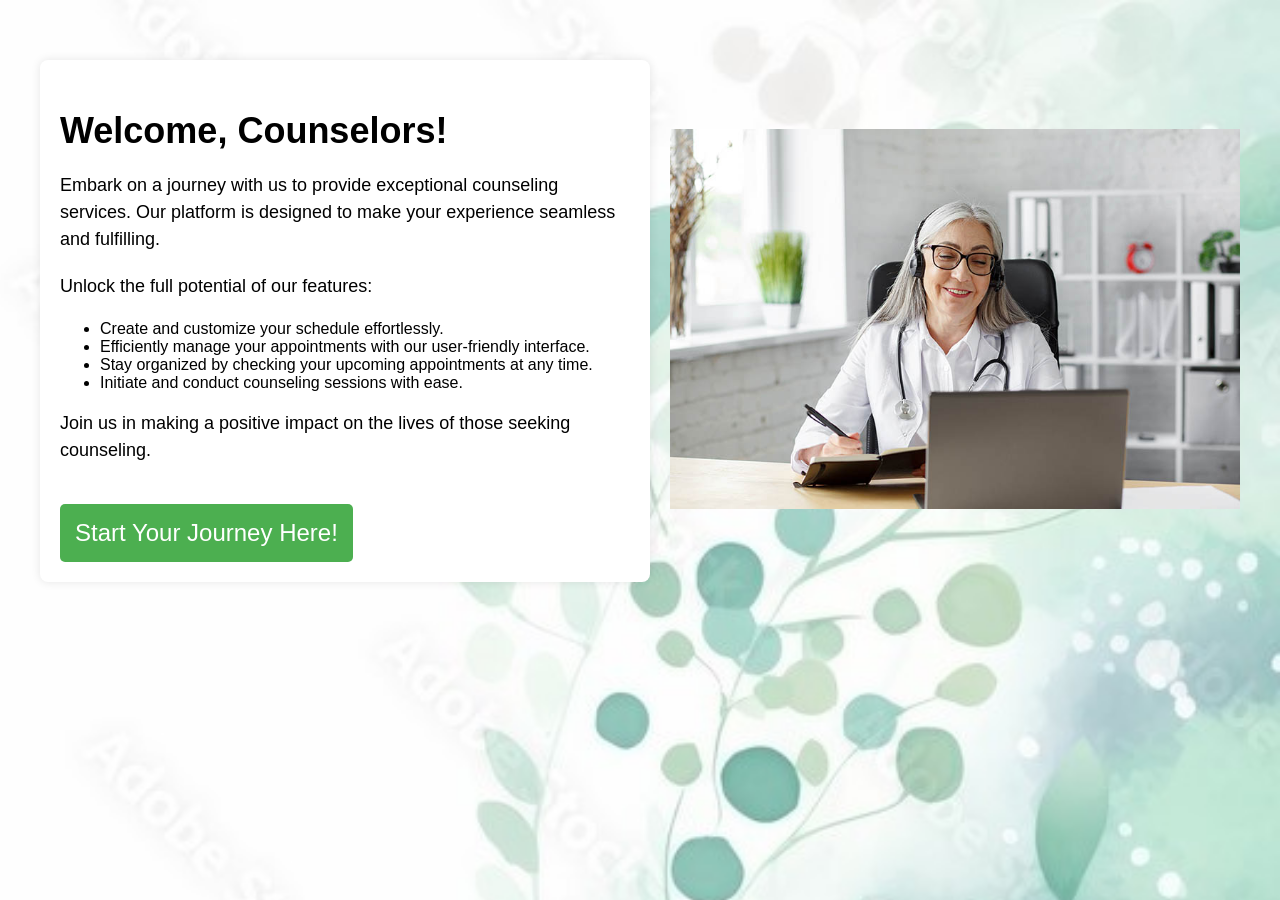
<file: Counselor.html>
<!DOCTYPE html>
<html lang="en">

<head>
    <meta name="viewport" content="width=device-width, initial-scale=1">
    <link rel="stylesheet" href="counselor_css.css">
</head>

<body>
    
    <div id="myNav" class="overlay">
        <a href="javascript:void(0)" class="closebtn" onclick="closeNav()">&times;</a>
        <div class="overlay-content">
            <a href="create_appointment_form.html">Create Your Schedule</a>
            <a href="counselor_appointments.php">Manage Your Schedule</a>
            <a href="checkMyAppoin.php">Check Your Appointments</a>
            <a href="ChatApp/index.php">Start Counseling Sessions</a>
        </div>
    </div>

    <div class="container">
        <div class="content">
            <h2>Welcome, Counselors!</h2>
            <p>Embark on a journey with us to provide exceptional counseling services. Our platform is designed to make
                your experience seamless and fulfilling.</p>
            <p>Unlock the full potential of our features:</p>
            <ul>
                <li>Create and customize your schedule effortlessly.</li>
                <li>Efficiently manage your appointments with our user-friendly interface.</li>
                <li>Stay organized by checking your upcoming appointments at any time.</li>
                <li>Initiate and conduct counseling sessions with ease.</li>
            </ul>
            <p>Join us in making a positive impact on the lives of those seeking counseling.</p>

            <div class="start-journey-container" onclick="openNav()">Start Your Journey Here!</div>
        </div>

        <div class="side-image">
            <img src="connect_care.jpg" alt="Side Image" style="max-width: 100%;">
        </div>
    </div>

    <script src="counselorScript.js"></script>
</body>

</html>
</file>
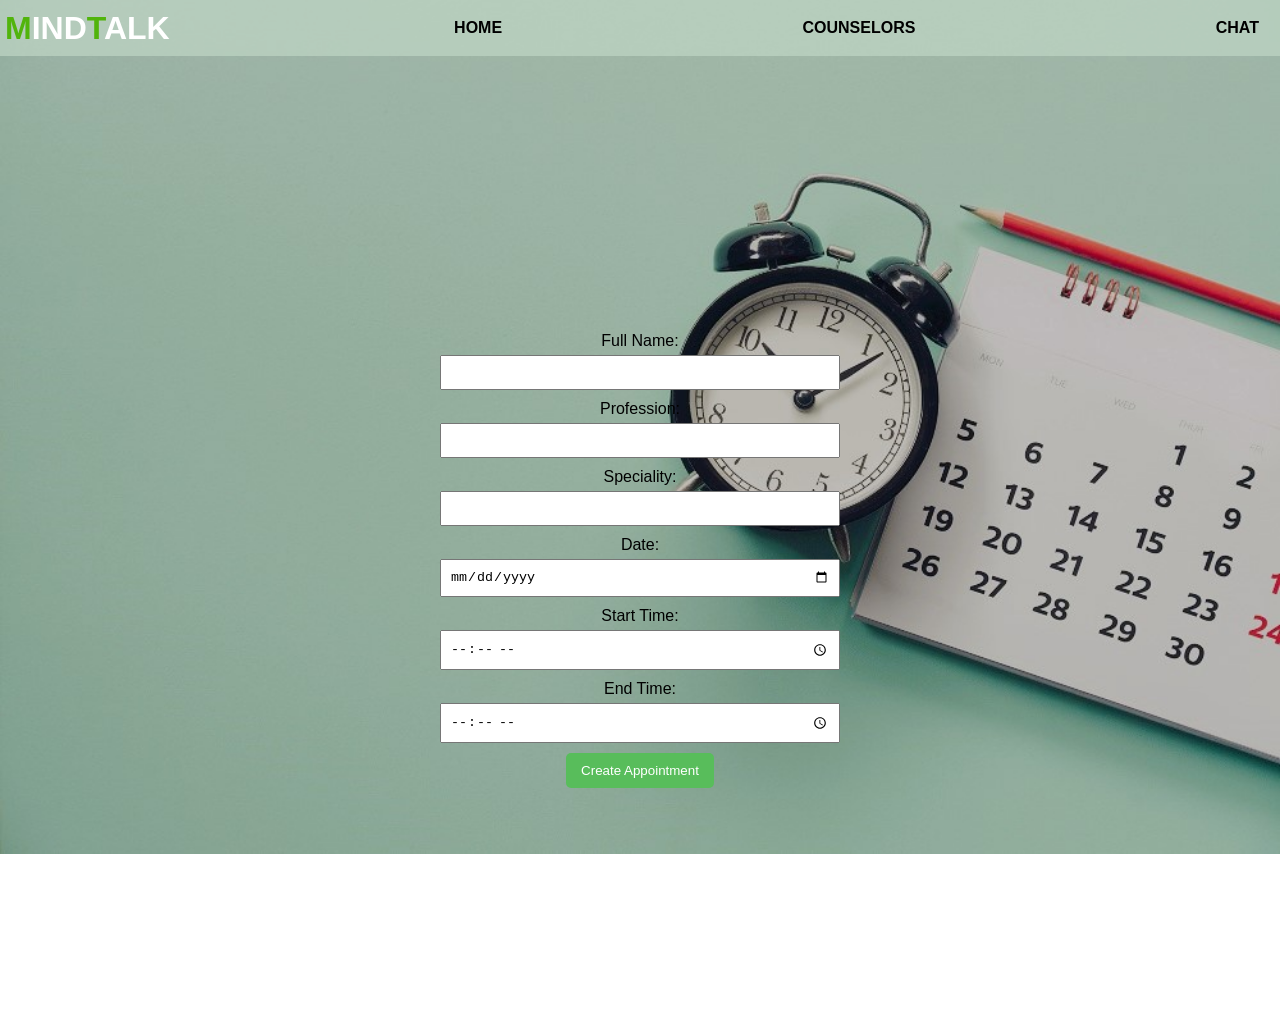
<file: create_appointment_form.html>
<!-- create_appointment_form.php -->

<!DOCTYPE html>
<html lang="en">

<head>
    <meta charset="UTF-8">
    <meta name="viewport" content="width=device-width, initial-scale=1">

    <title>Create Appointment</title>
    <link rel="stylesheet" href="style.css">
    <link rel="stylesheet" href="tabStyle.css">

    <style>
        html { 
            background-image: url("schedul_bg.jpg");
            background-repeat: no-repeat;
            background-size: 100%;


        }
        body{    
            margin: 0; /* Remove default body margin */
            padding-top: 60px; /* Adjusted padding to account for fixed navbar height */
        }
        /* Centering the form */
form {
    display: flex;
    flex-direction: column;
    align-items: center;
    justify-content: center;
    height: 100vh;
    margin-top: 50px; 
}

/* Add any additional styles for your form elements */
form input {
    margin-bottom: 10px;
}

    </style>
</head>

<body>
    <!--  navigation bar -->
    <div class="navbar">
        <div class="brand">
            <h1><span>M</span>ind<span>T</span>alk</h1>
        </div>
        <a href="index.html">HOME</a>
        <a href="Counselor.html">COUNSELORS</a>
        <a href="ChatApp/index.php">CHAT</a>
        
    </div>
    <form action="create_appointment.php" method="post">
        <label for="full_name">Full Name:</label>
        <input type="text" name="full_name" required>

        <label for="profession">Profession:</label>
        <input type="text" name="profession" required>

        <label for="speciality">Speciality:</label>
        <input type="text" name="speciality" required>

        <label for="date">Date:</label>
        <input type="date" name="date" required>

        <label for="time_start">Start Time:</label>
        <input type="time" name="time_start" required>

        <label for="time_end">End Time:</label>
        <input type="time" name="time_end" required>

        <button type="submit">Create Appointment</button>
    </form>
</body>

</html>
</file>
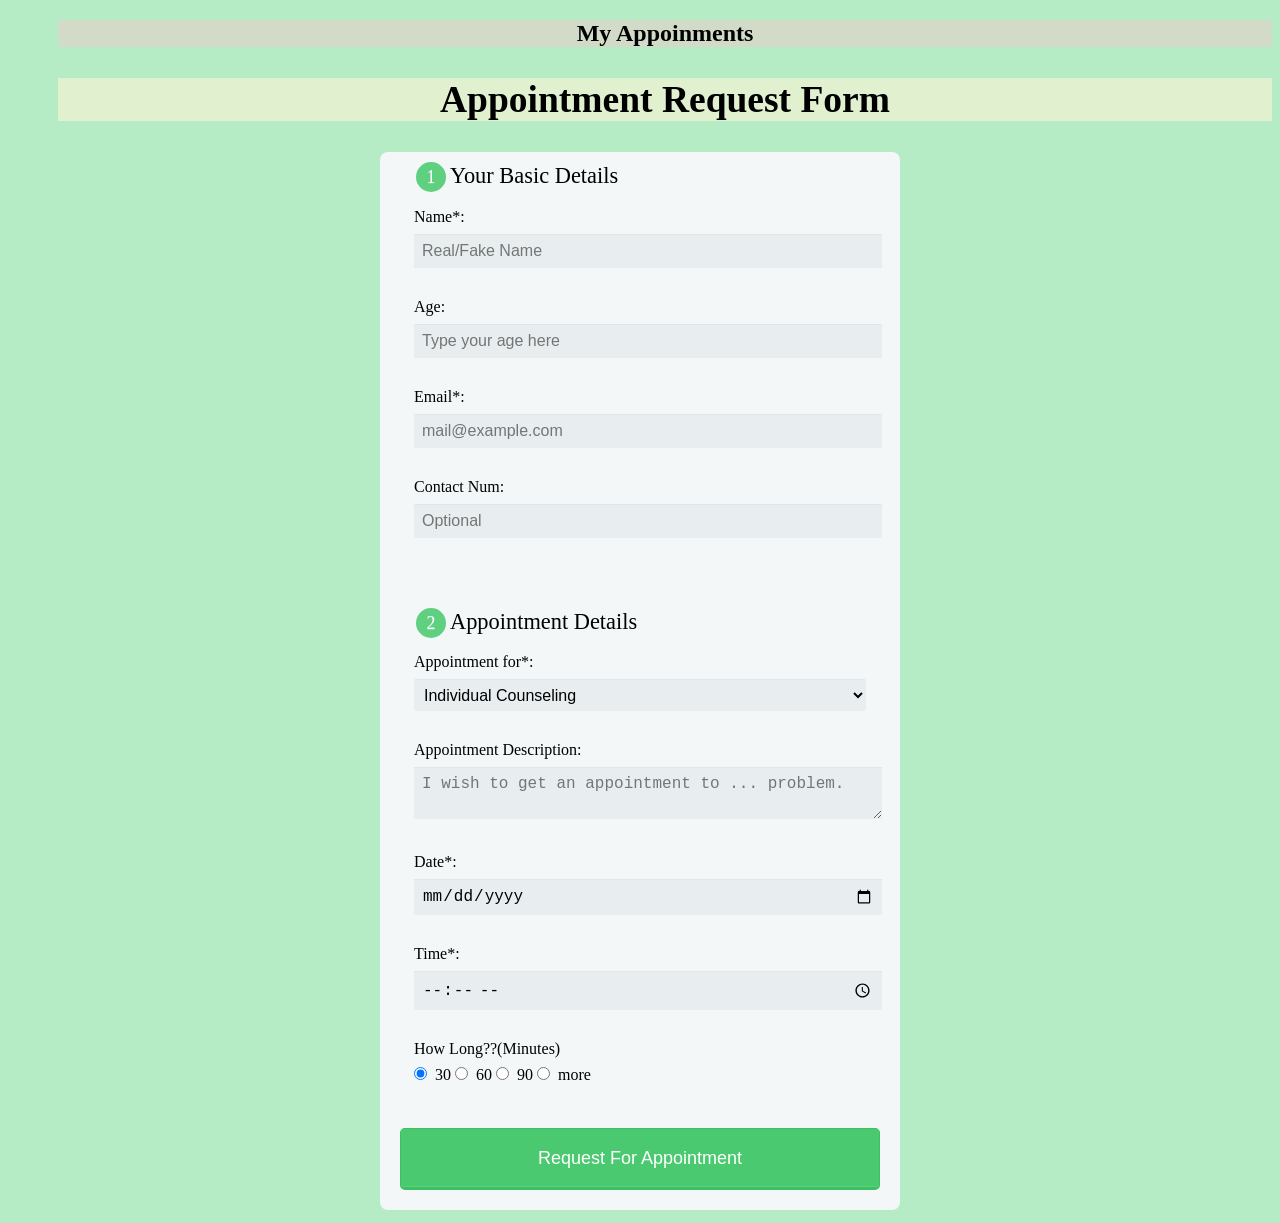
<file: patientAppointments.html>
<!DOCTYPE html>
<html>
<head>
  <title>My Appoinments</title>
<link rel="stylesheet" type="text/css" href="appointment.css" />

</head>
<body>

<h2 style="text-align:center; background-color: rgb(209, 219, 199);">My Appoinments</h2>


<!-- My Appoinment form -->
<div id="container">
    <!--This is a division tag for body container-->
    <div id="body_header">
      <!--This is a division tag for body header-->
      <h2 style="text-align:center; background-color: rgb(225, 241, 208);">Appointment Request Form</h2>

    </div>
    <form action="process_form.php" method="post">
      <fieldset>
        <legend><span class="number">1</span>Your Basic Details</legend>
        <label for="name">Name*:</label>
        <input type="text" id="name" name="user_name" placeholder="Real/Fake Name" required pattern="[a-zA-Z0-9]+">

        <label for="age">Age:</label>
        <input type="number" id="age" name="age" placeholder="Type your age here" pattern="[a-zA-Z0-9]+">

        <label for="mail">Email*:</label>
        <input type="email" id="mail" name="user_email" placeholder="mail@example.com" required>

        <label for="tel">Contact Num:</label>
        <input type="tel" id="tel" placeholder="Optional" name="user_num">

      </fieldset>

      <fieldset>
        <legend><span class="number">2</span>Appointment Details</legend>
        <label for="appointment_for">Appointment for*:</label>
        <select id="appointment_for" name="appointment_for" required>
          <option value="coffee">Individual Counseling</option>
          <option value="meeting">School Counseling</option>
          <option value="Business">Family Counseling</option>
          <option value="lunch">Crisis Counseling</option>
          <option value="skype">Depression Counseling</option>
          <option value="movie">Career Counseling</option>
          <option value="couple_date">Stress Management</option>
          <option value="couple_date">Relationship Issues</option>
          <option value="couple_date">Other(Specify)</option>
        </select>
        <label for="appointment_description">Appointment Description:</label>
        <textarea id="appointment_description" name="appointment_description" placeholder="I wish to get an appointment to ... problem."></textarea>
        <label for="date">Date*:</label>
        <input type="date" name="date" value="" required></input>
        <br>
        <label for="time">Time*:</label>
        <input type="time" name="time" value="" required></input>
        <br>
        <label for="duration">How Long??(Minutes)</label>
        <input type="radio" name="duration" value="30" checked> 30
        <input type="radio" name="duration" value="60"> 60
        <input type="radio" name="duration" value="90"> 90
        <input type="radio" name="duration" value="more"> more
      </fieldset>
      <button type="submit">Request For Appointment</button>
    </form>
  </div>

</body>
</html>
</file>
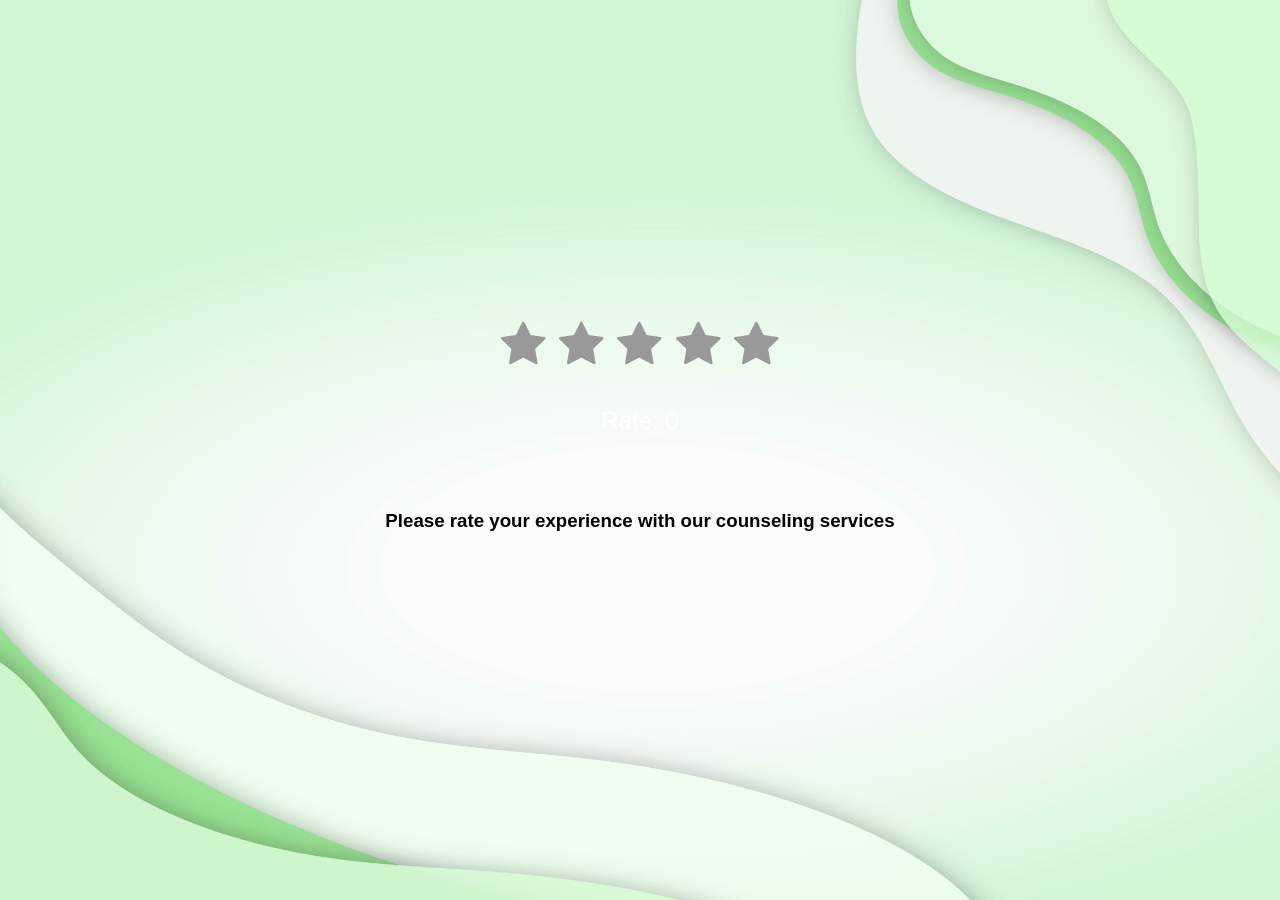
<file: rating.html>
<!DOCTYPE html>
<html lang="en">
<head>
  <meta charset="UTF-8">
  <meta name="viewport" content="width=device-width, initial-scale=1">
  <link rel="stylesheet" href="https://cdnjs.cloudflare.com/ajax/libs/font-awesome/4.7.0/css/font-awesome.min.css">
  <style>
    body {
      display: flex;
      align-items: center;
      justify-content: center;
      height: 100vh;
      margin: 0;
      background-image: url('bg_rating.jpg'); 
      background-size: cover;
      background-position: center;
      font-family: 'Arial', sans-serif;
    }

    .stars-container {
      display: flex;
      flex-direction: column;
      align-items: center;
    }

    .stars {
      font-size: 3em;
      margin-bottom: 10px;
    }

    .fa-star {
      color: #999;
      cursor: pointer;
      transition: color 0.3s ease-in-out;
    }

    .fa-star.checked {
      color: #00ff15;
    }

    #ratingText {
      font-size: 1.5em;
      color: #fff;
    }
  </style>
</head>
<body>

<div class="stars-container">
  <div id="stars" class="stars">
    <span class="fa fa-star" data-rating="1"></span>
    <span class="fa fa-star" data-rating="2"></span>
    <span class="fa fa-star" data-rating="3"></span>
    <span class="fa fa-star" data-rating="4"></span>
    <span class="fa fa-star" data-rating="5"></span>
  </div>
  <p id="ratingText">Rate: <span id="selectedRating">0</span></p>
  <p><h3>Please rate your experience with our counseling services </h3></p>
</div>

<script>
  document.addEventListener('DOMContentLoaded', function () {
    const stars = document.querySelectorAll('.fa-star');
    const ratingText = document.getElementById('ratingText');
    const selectedRating = document.getElementById('selectedRating');

    stars.forEach(function (star) {
      star.addEventListener('click', function () {
        const ratingValue = parseInt(star.getAttribute('data-rating'));
        selectedRating.textContent = ratingValue;

        // Remove the 'checked' class from all stars
        stars.forEach(function (s) {
          s.classList.remove('checked');
        });

        // Add the 'checked' class to selected stars
        for (let i = 0; i < ratingValue; i++) {
          stars[i].classList.add('checked');
        }

        // Send the rating to the server using AJAX
        const xhr = new XMLHttpRequest();
        xhr.open('POST', 'record_rating.php', true);
        xhr.setRequestHeader('Content-type', 'application/x-www-form-urlencoded');
        xhr.onload = function () {
          console.log(xhr.responseText);
          // Handle the response from the server if needed
        };
        xhr.send('rating=' + ratingValue);
      });
    });
  });
</script>

</body>
</html>
</file>
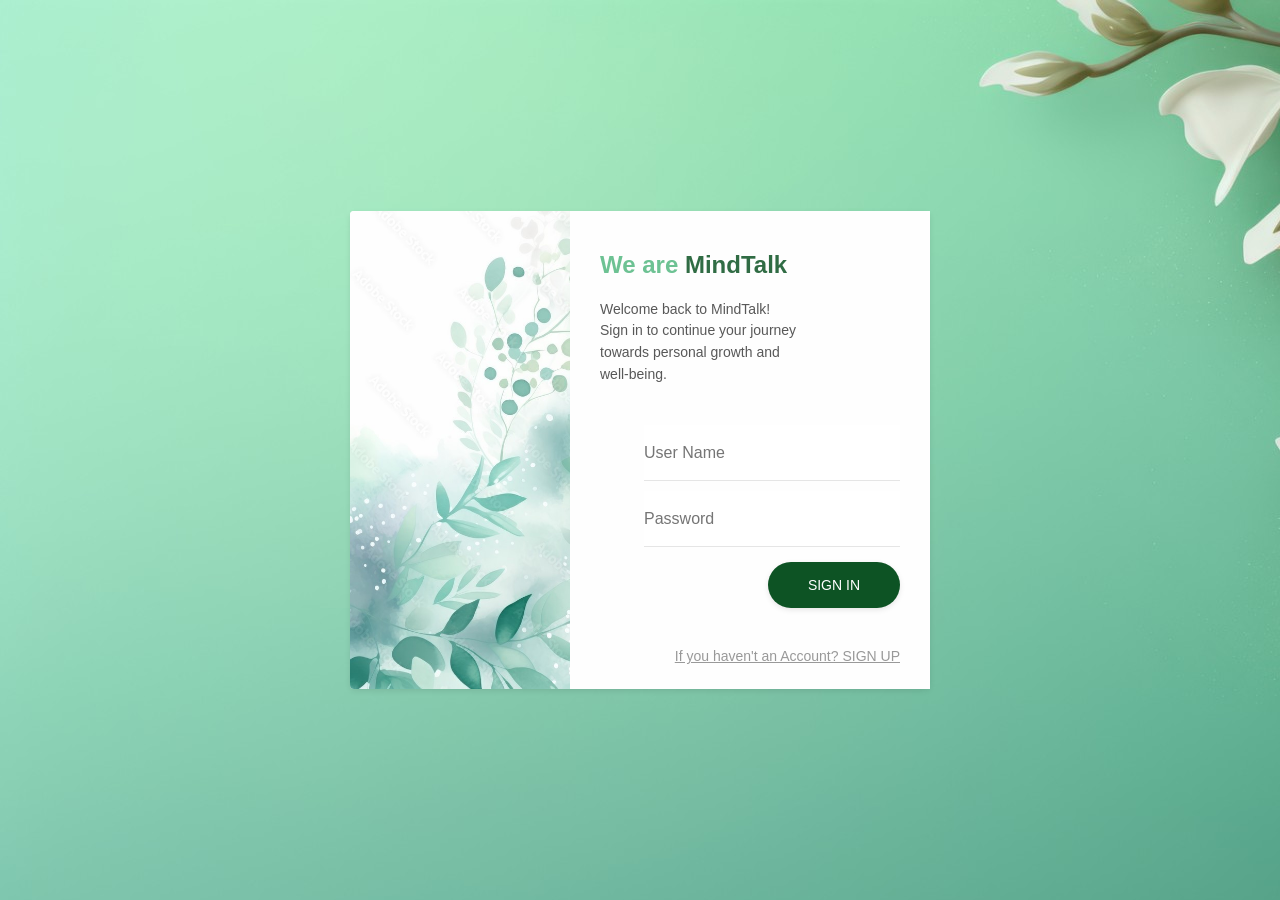
<file: SignIn.html>
<!DOCTYPE html>
<html lang="en">
<head>
    <meta charset="UTF-8">
    <meta name="viewport" content="width=device-width, initial-scale=1.0">
    <title>Sign In</title>

    <style>
    * {
        font-family: -apple-system, BlinkMacSystemFont, "San Francisco", Helvetica, Arial, sans-serif;
        font-weight: 300;
        margin: 0;
    }

    html, body {
        height: 100vh;
        width: 100vw;
        margin: 0;
        display: flex;
        align-items: flex-start;
        justify-content: flex-start;
        background-image: url('bg5.jpg');
    }

    h4 {
        font-size: 24px;
        font-weight: 600;
        color: #000;
        opacity: 0.85;
    }

    label {
        font-size: 12.5px;
        color: #000;
        opacity: 0.8;
        font-weight: 400;
    }

    form {
        padding: 40px 30px;
        background: #fefefe;
        display: flex;
        flex-direction: column;
        align-items: flex-start;
        padding-bottom: 20px;
        width: 300px;
    }

    form h4 {
        margin-bottom: 20px;
        color: #54b881;
    }

    form h4 span {
        color: #0d5324;
        font-weight: 700;
    }

    form p {
        line-height: 155%;
        margin-bottom: 40px;
        font-size: 14px;
        color: #000;
        opacity: 0.65;
        font-weight: 400;
        max-width: 200px;
    }

    a.discrete {
        color: rgba(0, 0, 0, 0.4);
        font-size: 14px;
        border-bottom: solid 1px rgba(0, 0, 0, 0);
        padding-bottom: 4px;
        margin-left: auto;
        font-weight: 300;
        transition: all 0.3s ease;
        margin-top: 40px;
    }

    a.discrete:hover {
        border-bottom: solid 1px rgba(0, 0, 0, 0.2);
    }

    button {
        -webkit-appearance: none;
        width: auto;
        min-width: 100px;
        border-radius: 24px;
        text-align: center;
        padding: 15px 40px;
        margin-top: 5px;
        background-color: #0d5324; 
        color: #fff;
        font-size: 14px;
        margin-left: auto;
        font-weight: 500;
        box-shadow: 0px 2px 6px -1px rgba(0, 0, 0, 0.13);
        border: none;
        transition: all 0.3s ease;
        outline: 0;
    }

    button:hover {
        transform: translateY(-3px);
        box-shadow: 0 2px 6px -1px rgba(131, 230, 164, 0.65);
    }

    button:active {
        transform: scale(0.99);
    }

    input {
        font-size: 16px;
        padding: 20px 0px;
        height: 56px;
        border: none;
        border-bottom: solid 1px rgba(0, 0, 0, 0.1);
        background: #fff;
        width: 280px;
        box-sizing: border-box;
        transition: all 0.3s linear;
        color: #000;
        font-weight: 400;
        -webkit-appearance: none;
    }

    input:focus {
        border-bottom: solid 1px #54b881; 
        outline: 0;
        box-shadow: 0 2px 6px -8px rgba(49, 109, 69, 0.45);
    }

    .floating-label {
        position: relative;
        margin-bottom: 10px;
        width: 100%;
    }

    .floating-label label {
        position: absolute;
        top: calc(50% - 7px);
        left: 0;
        opacity: 0;
        transition: all 0.3s ease;
        padding-left: 44px;
    }

    .floating-label input {
        width: calc(100% - 44px);
        margin-left: auto;
        display: flex;
    }

    .floating-label .icon {
        position: absolute;
        top: 0;
        left: 0;
        height: 56px;
        width: 44px;
        display: flex;
    }

    .floating-label input:not(:placeholder-shown) {
        padding: 28px 0px 12px 0px;
    }

    .floating-label input:not(:placeholder-shown) + label {
        transform: translateY(-10px);
        opacity: 0.7;
    }

    .floating-label input:valid:not(:placeholder-shown) + label + .icon svg {
        opacity: 1;
    }

    .floating-label input:not(:valid):not(:focus) + label + .icon {
        animation-name: shake-shake;
        animation-duration: 0.3s;
    }

    @keyframes shake-shake {
        0% {
            transform: translateX(-3px);
        }

        20% {
            transform: translateX(3px);
        }

        40% {
            transform: translateX(-3px);
        }

        60% {
            transform: translateX(3px);
        }

        80% {
            transform: translateX(-3px);
        }

        100% {
            transform: translateX(0px);
        }
    }

    .session {
        display: flex;
        flex-direction: row;
        width: auto;
        height: auto;
        margin: auto auto;
        background: #ffffff;
        border-radius: 4px;
        box-shadow: 0px 2px 6px -1px rgba(0, 0, 0, 0.12);
    }

    .left {
    width: 220px;
    height: auto;
    min-height: 100%;
    position: relative;
    background-image: url("bg_SignUp_SignIn.jpg");
    background-size: cover;
    border-top-left-radius: 4px;
    border-bottom-left-radius: 4px;
}

</style>

</head>
<body>
  <div class="session">
    <div class="left"></div>
    <form action="signin.php" method="post" class="log-in" autocomplete="off"> 
      <h4>We are <span>MindTalk</span></h4>
      <p>Welcome back to MindTalk! Sign in to continue your journey towards personal growth and well-being.</p>

      <div class="floating-label">
        <input placeholder="User Name" type="text" name="username" id="username" autocomplete="off">
        <label for="username">User Name:</label>
        <div class="icon"></div>
      </div>
      <div class="floating-label">
        <input placeholder="Password" type="password" name="password" id="password" autocomplete="off">
        <label for="password">Password:</label>
        <div class="icon"></div>
      </div>
      <button type="submit">SIGN IN</button>
    
      <a href="SignUp.html" class="discrete" target="_blank">If you haven't an Account? SIGN UP</a>
    </form>
  </div>
</body>
</html>
</file>
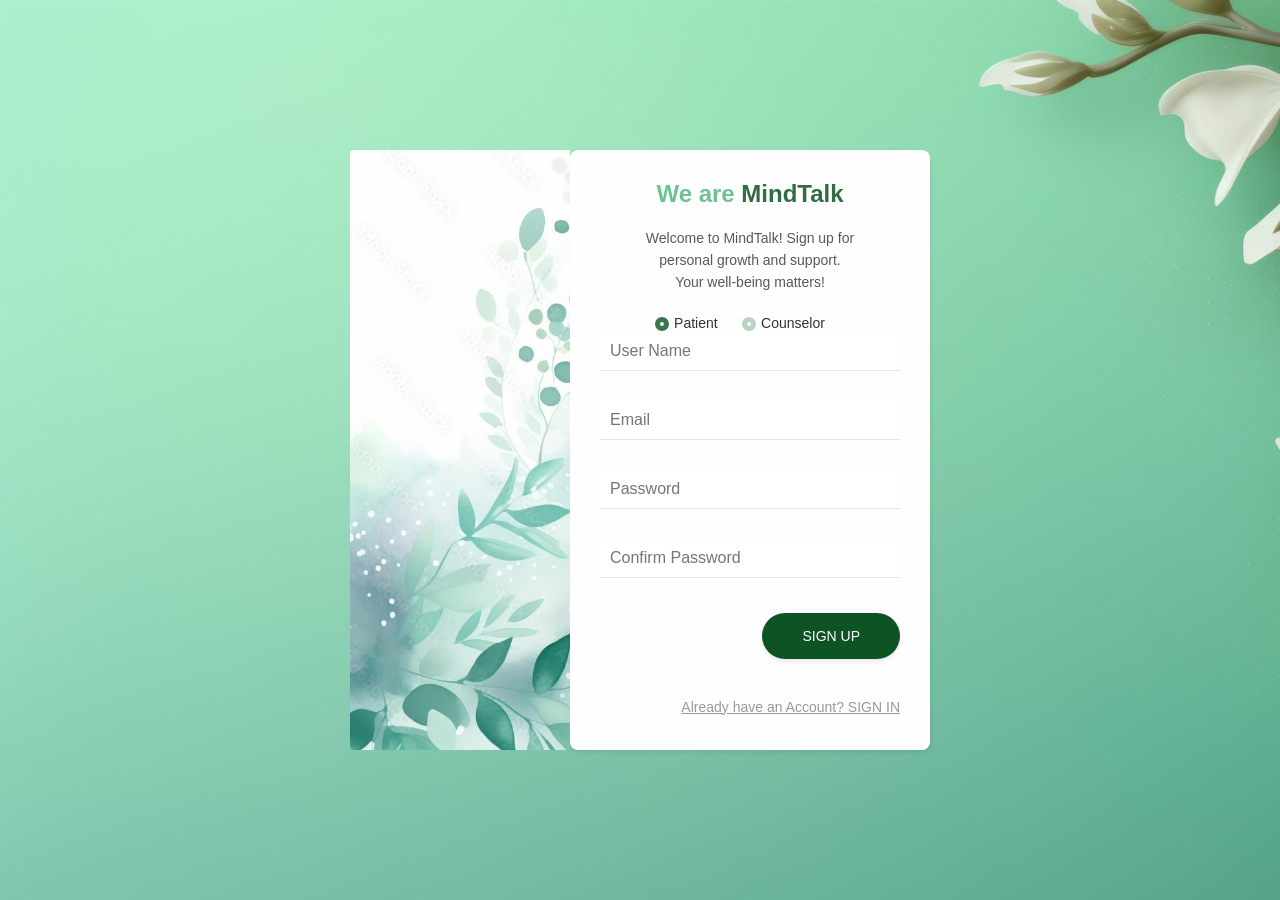
<file: SignUp.html>
<!DOCTYPE html>
<html lang="en">

<head>
    <meta charset="UTF-8">
    <meta name="viewport" content="width=device-width, initial-scale=1.0">
    <title>Sign Up</title>

    <style>
        * {
            font-family: -apple-system, BlinkMacSystemFont, "San Francisco", Helvetica, Arial, sans-serif;
            font-weight: 300;
            margin: 0;
        }

        html,
        body {
            height: 100vh;
            width: 100vw;
            margin: 0;
            display: flex;
            align-items: flex-start;
            justify-content: flex-start;
            background-image: url('bg5.jpg');
        }

        h4 {
            font-size: 24px;
            font-weight: 600;
            color: #54b881;
            opacity: 0.85;
            margin-bottom: 20px;
        }

        form h4 span {
            color: #0d5324;
            font-weight: 700;
        }

        label {
            font-size: 12.5px;
            color: #000;
            opacity: 0.8;
            font-weight: 400;
        }

        form {
            padding: 30px;
            background: #fefefe;
            display: flex;
            flex-direction: column;
            align-items: center;
            justify-content: center;
            width: 300px;
            border-radius: 8px;
            box-shadow: 0px 2px 6px -1px rgba(0, 0, 0, 0.12);
        }

        form p {
            line-height: 155%;
            margin-bottom: 20px;
            font-size: 14px;
            color: #000;
            opacity: 0.65;
            font-weight: 400;
            max-width: 250px;
            text-align: center;
        }

        a.discrete {
            color: rgba(0, 0, 0, 0.4);
            font-size: 14px;
            border-bottom: solid 1px rgba(0, 0, 0, 0);
            padding-bottom: 4px;
            margin-left: auto;
            font-weight: 300;
            transition: all 0.3s ease;
            margin-top: 40px;
        }

        a.discrete:hover {
            border-bottom: solid 1px rgba(0, 0, 0, 0.2);
        }

        .user-type label {
            font-size: 14px;
            margin-right: 20px;
            color: #000;
            opacity: 0.8;
            font-weight: 400;
            cursor: pointer;
        }

        .user-type input[type="radio"] {
            display: none;
            /* Hide the actual radio buttons */
        }

        .user-type label::before {
            content: '\2022';
            /* Unicode character for a bullet point */
            display: inline-block;
            width: 1em;
            height: 1em;
            margin-right: 5px;
            vertical-align: -0.1em;
            color: #fff;
            /* Color of the bullet point */
            border-radius: 50%;
            background-color: #aacab5;
            /* Background color when not selected */
            text-align: center;
            line-height: 1em;
            transition: background-color 0.3s ease;
        }

        .user-type input[type="radio"]:checked+label::before {
            background-color: #0d5324;
            /* Background color when selected */
        }

        button {
            -webkit-appearance: none;
            width: auto;
            min-width: 100px;
            border-radius: 24px;
            text-align: center;
            padding: 15px 40px;
            margin-top: 5px;
            background-color: #0d5324;
            color: #fff;
            font-size: 14px;
            margin-left: auto;
            font-weight: 500;
            box-shadow: 0px 2px 6px -1px rgba(0, 0, 0, 0.13);
            border: none;
            transition: all 0.3s ease;
            outline: 0;
        }

        button:hover {
            transform: translateY(-3px);
            box-shadow: 0 2px 6px -1px rgba(131, 230, 164, 0.65);
        }

        button:active {
            transform: scale(0.99);
        }

        input {
            font-size: 16px;
            padding: 10px;
            margin-bottom: 15px;
            border: none;
            border-bottom: solid 1px rgba(0, 0, 0, 0.1);
            background: #fff;
            width: 100%;
            box-sizing: border-box;
            transition: all 0.3s linear;
            color: #000;
            font-weight: 400;
            -webkit-appearance: none;
        }

        input:focus {
            border-bottom: solid 1px #54b881;
            outline: 0;
            box-shadow: 0 2px 6px -8px rgba(49, 109, 69, 0.45);
        }

        .floating-label {
            position: relative;
            margin-bottom: 15px;
            width: 100%;
        }

        .floating-label label {
            position: absolute;
            top: calc(50% - 7px);
            left: 0;
            opacity: 0;
            transition: all 0.3s ease;
            padding-left: 5px;
        }

        .floating-label input:not(:placeholder-shown) {
            padding: 15px 0px 5px 0px;
        }

        .floating-label input:not(:placeholder-shown)+label {
            transform: translateY(-15px);
            opacity: 0.7;
        }

        .floating-label input:valid:not(:placeholder-shown)+label+.icon svg {
            opacity: 1;
        }

        .floating-label input:not(:valid):not(:focus)+label+.icon {
            animation-name: shake-shake;
            animation-duration: 0.3s;
        }

        @keyframes shake-shake {
            0% {
                transform: translateX(-3px);
            }

            20% {
                transform: translateX(3px);
            }

            40% {
                transform: translateX(-3px);
            }

            60% {
                transform: translateX(3px);
            }

            80% {
                transform: translateX(-3px);
            }

            100% {
                transform: translateX(0px);
            }
        }

        .session {
            display: flex;
            flex-direction: row;
            width: auto;
            height: auto;
            margin: auto auto;
        }

        .left {
            width: 220px;
            height: auto;
            min-height: 100%;
            position: relative;
            background-image: url("bg_SignUp_SignIn.jpg");
            background-size: cover;
            border-top-left-radius: 4px;
            border-bottom-left-radius: 4px;
        }

        .user-type input[type="radio"]:checked~.counselor-fields {
            display: flex;
            flex-direction: column;
            align-items: center;
            margin-top: 15px;
        }

        .counselor-fields input {
            margin-bottom: 15px;
        }
    </style>
    <script>
        function updateUserType() {
            var userType = document.querySelector('input[name="userType"]:checked');
            if (userType) {
                // Store the selected user type in a hidden input field
                document.getElementById('selectedUserType').value = userType.value;

                // Show/hide counselor fields based on the selected user type
                var counselorFields = document.getElementById('counselorFields');
                if (userType.value === 'counselor') {
                    counselorFields.style.display = 'flex';
                } else {
                    counselorFields.style.display = 'none';
                }
            }
        }

        function validateForm() {
            var selectedUserType = document.getElementById('selectedUserType').value;

            // Check if the user type is already filled
            if (!selectedUserType) {
                alert('Please select a user type.');
                return false; // Prevent form submission
            }

            // If all validation passed, allow form submission
            return true;
        }
    </script>
</head>

<body>
    <div class="session">
        <div class="left"></div>
        <form action="signup.php" method="post" class="log-in" autocomplete="off" onsubmit="return validateForm()">
            <h4>We are <span>MindTalk</span></h4>
            <p>Welcome to MindTalk! Sign up for personal growth and support.<br /> Your well-being matters!</p>

            <div class="user-type">
                <input type="radio" id="patient" name="userType" value="patient" checked onchange="updateUserType()">
                <label for="patient">Patient</label>

                <input type="radio" id="counselor" name="userType" value="counselor" onchange="updateUserType()">
                <label for="counselor">Counselor</label>
            </div>

            <input type="hidden" id="selectedUserType" name="selectedUserType">

            <div class="floating-label">
                <input placeholder="User Name" type="text" name="username" id="username" autocomplete="off">
                <label for="username">User Name:</label>
                <div class="icon"></div>
            </div>

            <div class="floating-label">
                <input placeholder="Email" type="email" name="email" id="email" autocomplete="off">
                <label for="email">Email:</label>
                <div class="icon"></div>
            </div>

            <div class="floating-label">
                <input placeholder="Password" type="password" name="password" id="password" autocomplete="off">
                <label for="password">Password:</label>
                <div class="icon"></div>
            </div>

            <div class="floating-label">
                <input placeholder="Confirm Password" type="password" name="confirm_password" id="confirm_password"
                    autocomplete="off">
                <label for="confirm_password">Confirm Password:</label>
                <div class="icon"></div>
            </div>

            <div class="counselor-fields" id="counselorFields" style="display: none;">
                <div class="floating-label">
                    <input placeholder="fullname" type="text" name="fullname" id="fullname" autocomplete="off">
                    <label for="fullname">Full Name:</label>
                    <div class="icon"></div>
                </div>
                
                <div class="floating-label">
                    <input placeholder="Profession" type="text" name="profession" id="profession" autocomplete="off">
                    <label for="profession">Profession:</label>
                    <div class="icon"></div>
                </div>

                <div class="floating-label">
                    <input placeholder="licennumber" type="text" name="licennumber" id="licennumber" autocomplete="off">
                    <label for="licennumber">Licen Number:</label>
                    <div class="icon"></div>
                </div>
            </div>

            <button type="submit">SIGN UP</button>
            <a href="SignIn.html" class="discrete" target="_blank">Already have an Account? SIGN IN</a>
        </form>
    </div>
</body>

</html>
</file>
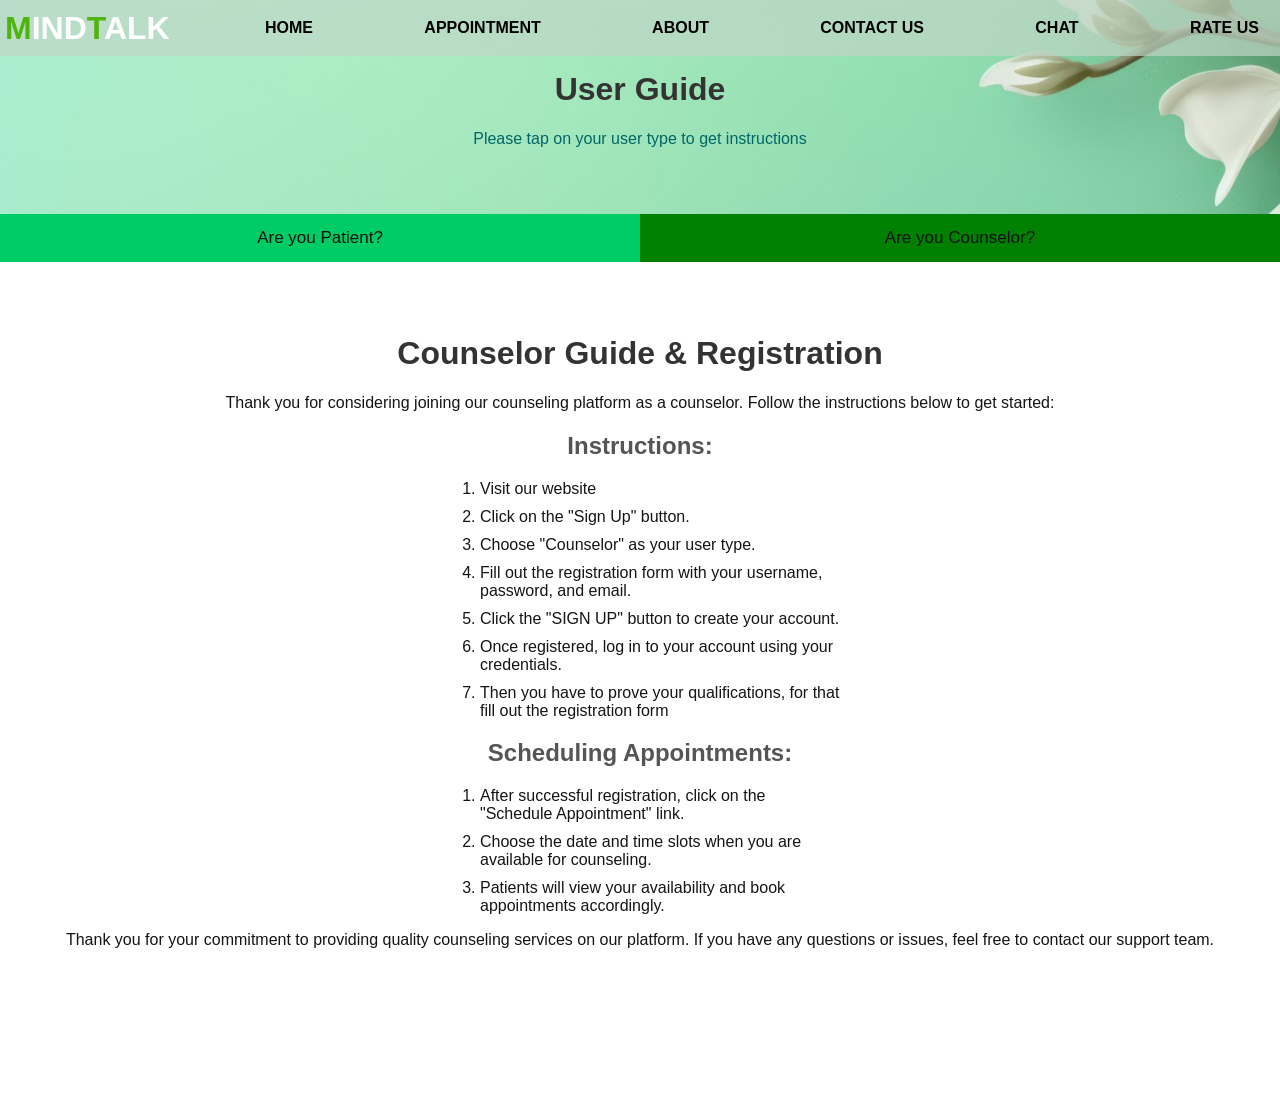
<file: userGuid.html>
<!DOCTYPE html>
<html lang="en">
<head>
  <title>User Guide</title>
  <meta charset="UTF-8">
  <meta name="viewport" content="width=device-width, initial-scale=1">
  <link rel="stylesheet" href="tabStyle.css">

  <style>
    * {
      box-sizing: border-box;
    }

    body, html {
      height: 100%;
      margin: 0;
      font-family: Arial;
      box-sizing: border-box;
    }

    .tablink {
      background-color: #00cc66;
      color: rgb(17, 16, 16);
      float: left;
      border: none;
      outline: none;
      cursor: pointer;
      padding: 14px 16px;
      font-size: 17px;
      width: 50%;
    }

    .tablink:hover {
      background-color: #b3ffb3;
    }

    .tabcontent {
      color: rgb(22, 21, 21);
      display: none;
      padding: 100px 20px;
      height: 100%;
    }

    #patient {
      background-image: url("bg_rating.jpg");
      background-repeat: no-repeat;
      background-size: 100% 100%;
      text-align: center;
    }
    #counselor {
    text-align: center;
}
    ol {
      list-style-type: decimal;
      text-align: left;
      max-width: 400px;
      margin-left: auto;
      margin-right: auto;
    }

    li {
      margin-bottom: 10px;
    }

    .about-section {
      padding: 50px;
      text-align: center;
      background-image: url("bg5.jpg");
      color: #006666;
    }

    .footer {
      padding: 30px;
      text-align: center;
      background: black;
    }

    h1 {
      color: #333;
    }

    h2 {
      color: #555;
    }

    
  </style>
</head>
<body>
  <div class="navbar">
    <div class="brand">
        <h1><span>M</span>ind<span>T</span>alk</h1>
    </div>
    <a href="index.html">HOME</a>
    <a href="get_counselor_details.php">APPOINTMENT</a>
    <a href="index.html#about">ABOUT</a>
    <a href="index.html#contact">CONTACT US</a>
    <a href="ChatApp/index.php">CHAT</a>
    <a href="rating.html">RATE US</a>
</div>
  
<div class="about-section">
  <h1>User Guide</h1>
  <p>Please tap on your user type to get instructions</p>
</div>

<button class="tablink" onclick="openPage('patient', this, 'green')"><span>Are you Patient?</span></button>
<button class="tablink" onclick="openPage('counselor', this, 'green')" id="defaultOpen">Are you Counselor?</button>

<div id="patient" class="tabcontent">
  <h1>Patient Guide</h1>
  <h2>Instructions:</h2>
  <ol>
    <li>Visit our website</li>
    <li>Click on the "Sign Up" button.</li>
    <li>Choose "Patient" as your user type.</li>
    <li>Fill out the registration form with your username, password, and email.</li>
    <li>Click the "SIGN UP" button to create your account.</li>
    <li>Once registered, log in to your account using your credentials.</li>
    <li>Browse the list of available counselors.</li>
    <li>Select a counselor and choose a suitable time for your counseling session.</li>
    <li>On the scheduled date and time, log in to your account to access the chat for counseling.</li>
  </ol>
</div>

<div id="counselor" class="tabcontent">
  <h1>Counselor Guide & Registration</h1>
  <p>Thank you for considering joining our counseling platform as a counselor. Follow the instructions below to get started:</p>
  <h2>Instructions:</h2>
  <ol>
    <li>Visit our website</li>
    <li>Click on the "Sign Up" button.</li>
    <li>Choose "Counselor" as your user type.</li>
    <li>Fill out the registration form with your username, password, and email.</li>
    <li>Click the "SIGN UP" button to create your account.</li>
    <li>Once registered, log in to your account using your credentials.</li>
    <li>Then you have to prove your qualifications, for that fill out the registration form</li>
  </ol>

 
  <h2>Scheduling Appointments:</h2>
  <ol>
    <li>After successful registration, click on the "Schedule Appointment" link.</li>
    <li>Choose the date and time slots when you are available for counseling.</li>
    <li>Patients will view your availability and book appointments accordingly.</li>
  </ol>

  <p>Thank you for your commitment to providing quality counseling services on our platform. If you have any questions or issues, feel free to contact our support team.</p>
</div>

<script>
  function openPage(pageName, elmnt, color) {
    var i, tabcontent, tablinks;
    tabcontent = document.getElementsByClassName("tabcontent");
    for (i = 0; i < tabcontent.length; i++) {
      tabcontent[i].style.display = "none";
    }
    tablinks = document.getElementsByClassName("tablink");
    for (i = 0; i < tablinks.length; i++) {
      tablinks[i].style.backgroundColor = "";
    }
    document.getElementById(pageName).style.display = "block";
    elmnt.style.backgroundColor = color;
  }

  document.getElementById("defaultOpen").click();
</script>

</body>
</html>
</file>
<file: counselor_css.css>
body {
    font-family: 'Lato', sans-serif;
    background-image: url("bg_SignUp_SignIn.jpg");
    background-repeat: no-repeat;
    background-size: 100%;
    text-align: center;
    
    margin: 0;
    padding-top: 60px; /* Adjusted padding to account for fixed navbar height */
        
}

h2 {
    font-size: 36px;
    font-weight: bold;
    margin-bottom: 20px;
}

p {
    font-size: 18px;
    line-height: 1.5;
    margin-bottom: 20px;
}

.container {
    display: flex;
    align-items: center;
    justify-content: center;
    max-width: 1200px;
    margin: 0 auto;
    position: relative;
}

.content {
    flex: 1;
    text-align: left;
    padding: 20px;
    background-color: white;
    border-radius: 8px;
    box-shadow: 0 0 10px rgba(0, 0, 0, 0.1);
}

.side-image {
    flex: 1;
    margin-left: 20px;
}

.overlay {
    height: 100%;
    width: 0;
    position: fixed;
    z-index: 1;
    top: 0;
    left: 0;
    background-color: rgba(0, 0, 0, 0.9);
    overflow-x: hidden;
    transition: 0.5s;
}

.overlay-content {
    position: relative;
    top: 25%;
    width: 100%;
    text-align: center;
    margin-top: 30px;
}

.overlay a {
    padding: 8px;
    text-decoration: none;
    font-size: 24px;
    color: #818181;
    display: block;
    transition: 0.3s;
    font-weight: bold;
    margin-bottom: 15px;
}

.overlay a:hover,
.overlay a:focus {
    color: #f1f1f1;
}

.overlay .closebtn {
    position: absolute;
    top: 20px;
    right: 45px;
    font-size: 40px;
}

.start-journey-container {
    background-color: #4CAF50;
    color: white;
    padding: 15px;
    border-radius: 5px;
    cursor: pointer;
    font-size: 24px;
    margin-top: 20px;
    display: inline-block;
}

@media screen and (max-width: 768px) {
    .container {
        flex-direction: column;
    }

    .side-image {
        margin-left: 0;
        margin-top: 20px;
    }
}
</file>
<file: style.css>
/* style.css */

body {
    font-family: Arial, sans-serif;
       
    
    
}

form {
    max-width: 400px;
    margin: 20px auto;
}

label {
    display: block;
    margin-bottom: 5px;
}

input {
    width: 100%;
    padding: 8px;
    margin-bottom: 15px;
    box-sizing: border-box;
}

button {
    background-color: #58bd5b;
    color: white;
    padding: 10px 15px;
    border: none;
    border-radius: 5px;
    cursor: pointer;
}

button:hover {
    background-color: #011101;
}
</file>
<file: tabStyle.css>
* {
    box-sizing: border-box;
  }


/* Transparent navigation bar styles */
.navbar {
            background-color: rgba(191, 214, 197, 0.7); /* Semi-transparent background */
            padding: 5px;
            display: flex;
            justify-content: space-between; /* Align items horizontally with space in between */
            align-items: center; /* Vertically align items */
            position: fixed;
            width: 100%;
            top: 0;
            z-index: 100; /* Ensure it's above other content */
            margin-bottom: 20px;

        }

        .brand h1 {
            font-size: 2rem;
            text-transform: uppercase;
            color: white;
            margin: 0; /* Remove default margin */
        }

        .brand h1 span {
            color: #51B40C;
        }

        .navbar a {
            color: black;
            text-decoration: none;
            padding: 14px 16px;
            display: inline-block;
            font-weight: bold;
        }

        .navbar a:hover {
            background-color: #8df2a8;
            color: black;
        }
</file>
<file: appointment.css>
html
{
  background-color: #b6ecc5;
  
}
#body_header
{

	width:auto;
	margin:0px auto;
	font-size:25px;
}
form {
  max-width: 300px;
  margin: 10px auto;
  padding: 10px 20px;
  background: #f4f7f8;
  border-radius: 8px;
}

h1 {
  margin: 0 0 30px 0;
  text-align: center;
}

h2{
  margin-left: 50px;
}

input[type="text"],
input[type="password"],
input[type="date"],
input[type="datetime"],
input[type="email"],
input[type="number"],
input[type="search"],
input[type="tel"],
input[type="time"],
input[type="url"],
textarea,
select {
  background: rgba(255,255,255,0.1);
  border: none;
  font-size: 16px;
  height: auto;
  margin: auto;
  outline: 0;
  padding: 8px;
  width: 100%;
  background-color: #e8eeef;
  color: black;
  box-shadow: 0 1px 0 rgba(0,0,0,0.03) inset;
  margin-bottom: 30px;
}

input[type="radio"],
input[type="checkbox"]

{
  margin: 0 4px 8px 0;
}

select {
  padding: 6px;
  height: 32px;
  border-radius: 2px;
}

button {
  padding: 19px 39px 18px 39px;
  color: #FFF;
  background-color: #4bc970;
  font-size: 18px;
  text-align: center;
  font-style: normal;
  border-radius: 5px;
  width: 100%;
  border: 1px solid #3ac162;
  border-width: 1px 1px 3px;
  box-shadow: 0 -1px 0 rgba(255,255,255,0.1) inset;
  margin-bottom: 10px;
}

fieldset {
  margin-bottom: 30px;
  border: none;
}

legend {
  font-size: 1.4em;
  margin-bottom: 10px;
}

label {
  display: block;
  margin-bottom: 8px;
}

label.light {
  font-weight: 300;
  display: inline;
}

.number {
  background-color: #5fcf80;
  color: #fff;
  height: 30px;
  width: 30px;
  display: inline-block;
  font-size: 0.8em;
  margin-right: 4px;
  line-height: 30px;
  text-align: center;
  text-shadow: 0 1px 0 rgba(255,255,255,0.2);
  border-radius: 100%;
}



  form {
    max-width: 480px;
  }
</file>
